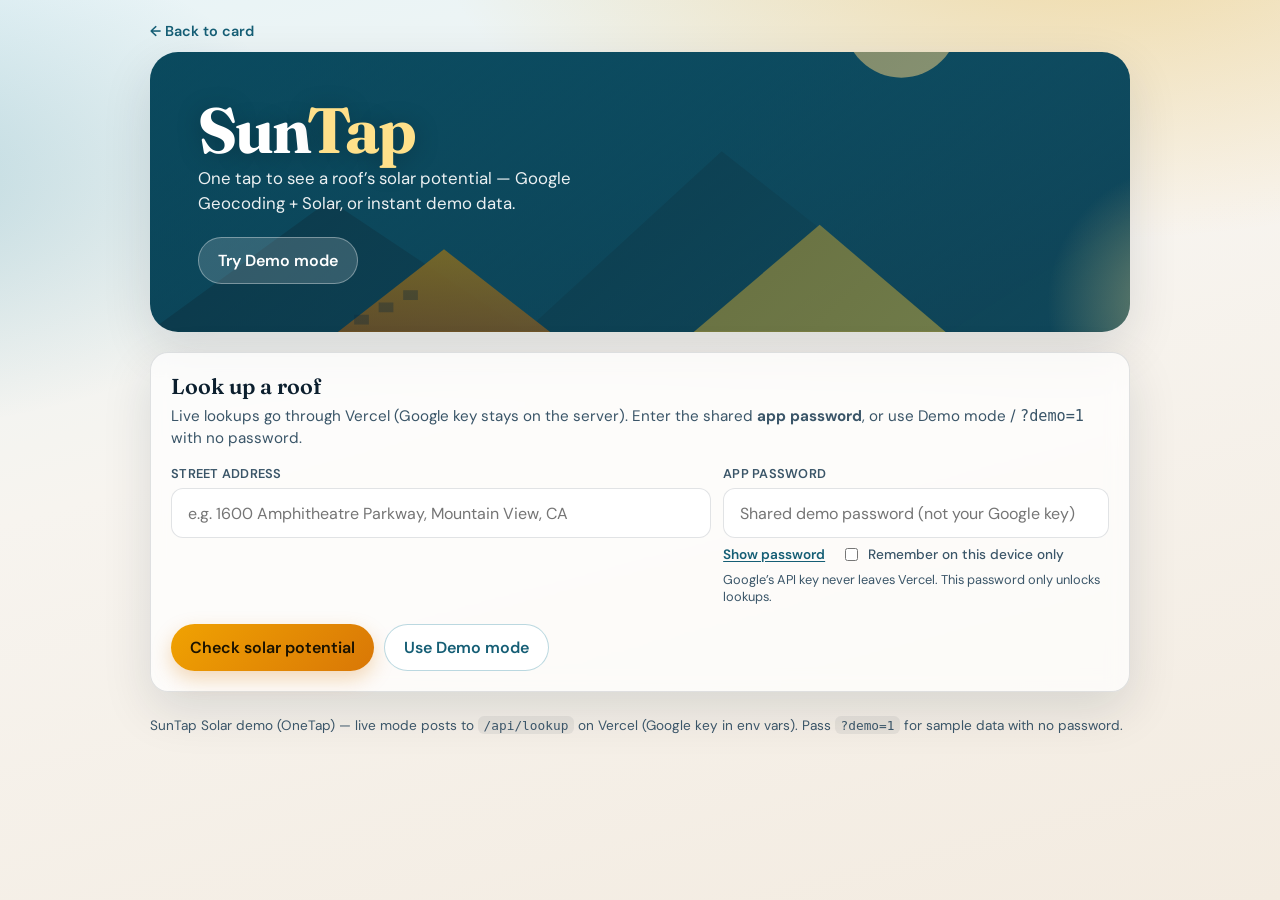
<file: index.html>
<!DOCTYPE html>
<html lang="en">
<head>
  <meta charset="UTF-8" />
  <meta name="viewport" content="width=device-width, initial-scale=1" />
  <title>SunTap Solar — OneTap</title>
  <link rel="preconnect" href="https://fonts.googleapis.com" />
  <link rel="preconnect" href="https://fonts.gstatic.com" crossorigin />
  <link href="https://fonts.googleapis.com/css2?family=DM+Sans:ital,opsz,wght@0,9..40,400;0,9..40,500;0,9..40,600;0,9..40,700;1,9..40,400&family=Fraunces:opsz,wght@9..144,500;9..144,600;9..144,700&display=swap" rel="stylesheet" />
  <style>
    :root {
      --ink: #0c1f2e;
      --ink-soft: #3a5568;
      --paper: #f7f4ef;
      --sun: #f0a202;
      --sun-deep: #d97706;
      --sky: #0e7490;
      --sky-deep: #155e75;
      --panel: rgba(255, 255, 255, 0.72);
      --line: rgba(12, 31, 46, 0.12);
      --ok: #0f766e;
      --warn: #b45309;
      --err: #b91c1c;
      --shadow: 0 18px 50px rgba(12, 31, 46, 0.12);
      --radius: 18px;
      --font-display: "Fraunces", Georgia, serif;
      --font-body: "DM Sans", system-ui, sans-serif;
    }

    * { box-sizing: border-box; }
    html { scroll-behavior: smooth; }
    body {
      margin: 0;
      min-height: 100vh;
      font-family: var(--font-body);
      color: var(--ink);
      background:
        radial-gradient(1200px 600px at 85% -10%, rgba(240, 162, 2, 0.35), transparent 55%),
        radial-gradient(900px 500px at -10% 20%, rgba(14, 116, 144, 0.22), transparent 50%),
        linear-gradient(165deg, #e8f4f7 0%, var(--paper) 42%, #f3ebe0 100%);
    }

    .wrap {
      width: min(980px, calc(100% - 2rem));
      margin: 0 auto;
      padding: 1.25rem 0 3rem;
    }

    header.hero {
      position: relative;
      overflow: hidden;
      border-radius: 28px;
      padding: clamp(1.75rem, 4vw, 3rem);
      color: #fff;
      background:
        linear-gradient(135deg, rgba(12, 31, 46, 0.55), rgba(21, 94, 117, 0.45)),
        url("data:image/svg+xml,%3Csvg xmlns='http://www.w3.org/2000/svg' viewBox='0 0 1200 700' preserveAspectRatio='xMidYMid slice'%3E%3Cdefs%3E%3ClinearGradient id='sky' x1='0' y1='0' x2='1' y2='1'%3E%3Cstop stop-color='%23078ba8'/%3E%3Cstop offset='1' stop-color='%230c1f2e'/%3E%3C/linearGradient%3E%3ClinearGradient id='roof' x1='0' y1='0' x2='0' y2='1'%3E%3Cstop stop-color='%23f0a202'/%3E%3Cstop offset='1' stop-color='%23b45309'/%3E%3C/linearGradient%3E%3C/defs%3E%3Crect width='1200' height='700' fill='url(%23sky)'/%3E%3Ccircle cx='920' cy='140' r='70' fill='%23ffe08a' opacity='0.95'/%3E%3Cpath d='M0 520 L220 360 L460 520 L700 300 L980 520 L1200 380 L1200 700 L0 700 Z' fill='%230b3b4a' opacity='0.55'/%3E%3Cpath d='M180 560 L360 420 L540 560 Z' fill='url(%23roof)' opacity='0.9'/%3E%3Cpath d='M620 560 L820 390 L1020 560 Z' fill='%23fbbf24' opacity='0.75'/%3E%3Crect x='250' y='500' width='18' height='12' fill='%230c1f2e' opacity='0.35'/%3E%3Crect x='280' y='485' width='18' height='12' fill='%230c1f2e' opacity='0.35'/%3E%3Crect x='310' y='470' width='18' height='12' fill='%230c1f2e' opacity='0.35'/%3E%3C/svg%3E");
      background-size: cover;
      background-position: center;
      box-shadow: var(--shadow);
      animation: rise 0.7s ease-out both;
    }

    header.hero::after {
      content: "";
      position: absolute;
      inset: auto -20% -40% auto;
      width: 280px;
      height: 280px;
      border-radius: 50%;
      background: radial-gradient(circle, rgba(255, 224, 138, 0.45), transparent 70%);
      animation: pulse 4s ease-in-out infinite;
      pointer-events: none;
    }

    .brand {
      font-family: var(--font-display);
      font-size: clamp(2.4rem, 7vw, 4rem);
      font-weight: 700;
      letter-spacing: -0.03em;
      margin: 0 0 0.35rem;
      line-height: 0.95;
      text-shadow: 0 2px 24px rgba(0, 0, 0, 0.25);
    }

    .brand span { color: #ffe08a; }

    .tagline {
      margin: 0;
      max-width: 28rem;
      font-size: 1.05rem;
      line-height: 1.45;
      color: rgba(255, 255, 255, 0.92);
    }

    .hero-actions {
      display: flex;
      flex-wrap: wrap;
      gap: 0.65rem;
      margin-top: 1.35rem;
    }

    .panel {
      margin-top: 1.25rem;
      padding: 1.25rem;
      background: var(--panel);
      backdrop-filter: blur(10px);
      border: 1px solid var(--line);
      border-radius: var(--radius);
      box-shadow: var(--shadow);
      animation: rise 0.75s ease-out 0.08s both;
    }

    .panel h2 {
      margin: 0 0 0.35rem;
      font-family: var(--font-display);
      font-size: 1.35rem;
      font-weight: 600;
    }

    .hint {
      margin: 0 0 1rem;
      color: var(--ink-soft);
      font-size: 0.95rem;
      line-height: 1.45;
    }

    label {
      display: block;
      font-size: 0.8rem;
      font-weight: 600;
      letter-spacing: 0.02em;
      text-transform: uppercase;
      color: var(--ink-soft);
      margin-bottom: 0.35rem;
    }

    .field { margin-bottom: 0.9rem; }

    input[type="text"],
    input[type="password"] {
      width: 100%;
      padding: 0.85rem 1rem;
      border: 1px solid var(--line);
      border-radius: 12px;
      background: #fff;
      color: var(--ink);
      font: inherit;
      font-size: 1rem;
      outline: none;
      transition: border-color 0.15s, box-shadow 0.15s;
    }

    input:focus {
      border-color: var(--sky);
      box-shadow: 0 0 0 3px rgba(14, 116, 144, 0.18);
    }

    .row {
      display: grid;
      grid-template-columns: 1fr;
      gap: 0.75rem;
    }

    @media (min-width: 720px) {
      .row.two { grid-template-columns: 1.4fr 1fr; }
    }

    .btn-row {
      display: flex;
      flex-wrap: wrap;
      gap: 0.6rem;
      margin-top: 0.25rem;
    }

    button, .btn {
      appearance: none;
      border: none;
      cursor: pointer;
      font: inherit;
      font-weight: 600;
      border-radius: 999px;
      padding: 0.75rem 1.2rem;
      transition: transform 0.12s ease, background 0.15s, box-shadow 0.15s;
    }

    button:active { transform: translateY(1px); }

    .btn-primary {
      background: linear-gradient(135deg, var(--sun), var(--sun-deep));
      color: #1a1200;
      box-shadow: 0 8px 20px rgba(217, 119, 6, 0.28);
    }

    .btn-primary:hover { filter: brightness(1.05); }

    .btn-secondary {
      background: #fff;
      color: var(--sky-deep);
      border: 1px solid rgba(14, 116, 144, 0.28);
    }

    .btn-ghost {
      background: rgba(255, 255, 255, 0.16);
      color: #fff;
      border: 1px solid rgba(255, 255, 255, 0.35);
    }

    .btn:disabled,
    button:disabled {
      opacity: 0.55;
      cursor: not-allowed;
      transform: none;
    }

    .status {
      display: none;
      margin-top: 0.9rem;
      padding: 0.75rem 0.9rem;
      border-radius: 12px;
      font-size: 0.92rem;
      line-height: 1.4;
    }

    .status.show { display: block; }
    .status.info { background: rgba(14, 116, 144, 0.1); color: var(--sky-deep); }
    .status.ok { background: rgba(15, 118, 110, 0.12); color: var(--ok); }
    .status.warn { background: rgba(180, 83, 9, 0.12); color: var(--warn); }
    .status.err { background: rgba(185, 28, 28, 0.1); color: var(--err); }

    .results {
      display: none;
      margin-top: 1.25rem;
      animation: rise 0.55s ease-out both;
    }

    .results.show { display: block; }

    .viz-grid {
      display: grid;
      grid-template-columns: 1fr;
      gap: 1rem;
      margin-bottom: 1rem;
    }

    @media (min-width: 720px) {
      .viz-grid { grid-template-columns: 1.1fr 1fr; align-items: stretch; }
    }

    .roof-stage {
      position: relative;
      border-radius: 16px;
      overflow: hidden;
      min-height: 220px;
      background:
        linear-gradient(180deg, #7ec8d8 0%, #b8dce6 38%, #d4e8c2 70%, #c4a574 100%);
      border: 1px solid var(--line);
    }

    .roof-stage .sun-orb {
      position: absolute;
      top: 14px;
      right: 18px;
      width: 44px;
      height: 44px;
      border-radius: 50%;
      background: radial-gradient(circle at 35% 35%, #fff7c2, #f0a202 55%, #d97706);
      box-shadow: 0 0 0 8px rgba(255, 224, 138, 0.25);
      animation: sunFloat 5s ease-in-out infinite;
    }

    .roof-stage svg {
      display: block;
      width: 100%;
      height: auto;
      margin-top: 1.5rem;
    }

    .roof-stage .panel-cell {
      opacity: 0;
      transform-origin: center;
    }

    .roof-stage.animate .panel-cell {
      animation: panelPop 0.45s ease-out forwards;
    }

    .roof-caption {
      position: absolute;
      left: 0.75rem;
      bottom: 0.65rem;
      right: 0.75rem;
      margin: 0;
      padding: 0.45rem 0.65rem;
      border-radius: 10px;
      background: rgba(12, 31, 46, 0.55);
      color: #fff;
      font-size: 0.78rem;
      line-height: 1.35;
      backdrop-filter: blur(4px);
    }

    .gauges {
      display: flex;
      flex-direction: column;
      gap: 0.85rem;
      justify-content: center;
    }

    .gauge {
      padding: 0.85rem 0;
    }

    .gauge-head {
      display: flex;
      justify-content: space-between;
      align-items: baseline;
      gap: 0.5rem;
      margin-bottom: 0.4rem;
    }

    .gauge-head span {
      font-size: 0.75rem;
      font-weight: 600;
      text-transform: uppercase;
      letter-spacing: 0.04em;
      color: var(--ink-soft);
    }

    .gauge-head strong {
      font-family: var(--font-display);
      font-size: 1.1rem;
      font-weight: 600;
    }

    .bar-track {
      height: 12px;
      border-radius: 999px;
      background: rgba(12, 31, 46, 0.08);
      overflow: hidden;
    }

    .bar-fill {
      height: 100%;
      width: 0;
      border-radius: inherit;
      transition: width 1s cubic-bezier(0.22, 1, 0.36, 1);
    }

    .bar-fill.energy {
      background: linear-gradient(90deg, var(--sky), #22c55e);
    }

    .bar-fill.sun {
      background: linear-gradient(90deg, #fbbf24, var(--sun-deep));
    }

    .bar-fill.roof {
      background: linear-gradient(90deg, #94a3b8, var(--sky-deep));
    }

    .gauge-note {
      margin: 0.35rem 0 0;
      font-size: 0.78rem;
      color: var(--ink-soft);
    }

    .metrics {
      display: grid;
      grid-template-columns: repeat(2, minmax(0, 1fr));
      gap: 0.75rem;
    }

    @media (min-width: 720px) {
      .metrics { grid-template-columns: repeat(4, minmax(0, 1fr)); }
    }

    .metric {
      padding: 1rem;
      border-radius: 16px;
      background: #fff;
      border: 1px solid var(--line);
    }

    .metric .label {
      font-size: 0.75rem;
      text-transform: uppercase;
      letter-spacing: 0.04em;
      color: var(--ink-soft);
      margin: 0 0 0.35rem;
      font-weight: 600;
    }

    .metric .value {
      font-family: var(--font-display);
      font-size: 1.55rem;
      font-weight: 600;
      margin: 0;
      letter-spacing: -0.02em;
    }

    .metric .unit {
      display: block;
      margin-top: 0.15rem;
      font-family: var(--font-body);
      font-size: 0.78rem;
      font-weight: 500;
      color: var(--ink-soft);
    }

    .panel-note {
      margin: 0.85rem 0 0;
      padding: 0.75rem 0.9rem;
      border-radius: 12px;
      border-left: 3px solid var(--sun);
      background: rgba(240, 162, 2, 0.1);
      color: var(--ink-soft);
      font-size: 0.88rem;
      line-height: 1.45;
    }

    .panel-note strong { color: var(--ink); }

    .detail {
      margin-top: 1rem;
      padding: 1rem 1.1rem;
      border-radius: 16px;
      background: rgba(255, 255, 255, 0.85);
      border: 1px solid var(--line);
    }

    .detail h3 {
      margin: 0 0 0.5rem;
      font-family: var(--font-display);
      font-size: 1.15rem;
    }

    .detail p {
      margin: 0.35rem 0;
      color: var(--ink-soft);
      line-height: 1.45;
    }

    .detail strong { color: var(--ink); }

    .badge {
      display: inline-flex;
      align-items: center;
      gap: 0.35rem;
      margin-bottom: 0.75rem;
      padding: 0.3rem 0.7rem;
      border-radius: 999px;
      font-size: 0.78rem;
      font-weight: 600;
      background: rgba(240, 162, 2, 0.18);
      color: #92400e;
    }

    .badge.live {
      background: rgba(15, 118, 110, 0.14);
      color: var(--ok);
    }

    .proposals {
      display: none;
      margin-top: 1.25rem;
      animation: rise 0.6s ease-out 0.05s both;
    }

    .proposals.show { display: block; }

    .proposals > .section-head {
      margin-bottom: 0.85rem;
    }

    .demo-tag {
      display: inline-block;
      margin-bottom: 0.5rem;
      font-size: 0.75rem;
      font-weight: 700;
      letter-spacing: 0.06em;
      text-transform: uppercase;
      color: var(--warn);
    }

    .tier-grid {
      display: grid;
      grid-template-columns: 1fr;
      gap: 0.75rem;
    }

    @media (min-width: 800px) {
      .tier-grid { grid-template-columns: repeat(3, minmax(0, 1fr)); }
    }

    .tier {
      appearance: none;
      display: block;
      width: 100%;
      text-align: left;
      padding: 1.1rem 1.15rem;
      border-radius: 16px;
      border: 1.5px solid var(--line);
      background: rgba(255, 255, 255, 0.55);
      color: inherit;
      cursor: pointer;
      transition: border-color 0.18s, background 0.18s, transform 0.12s, box-shadow 0.18s;
      font: inherit;
      font-weight: 400;
    }

    .tier:hover {
      border-color: rgba(14, 116, 144, 0.45);
      background: #fff;
    }

    .tier:focus-visible {
      outline: 2px solid var(--sky);
      outline-offset: 2px;
    }

    .tier.selected {
      border-color: var(--sky);
      background: #fff;
      box-shadow: 0 10px 28px rgba(14, 116, 144, 0.14);
    }

    .tier.selected.luxe {
      border-color: var(--sun-deep);
      box-shadow: 0 10px 28px rgba(217, 119, 6, 0.16);
    }

    .tier-top {
      display: flex;
      justify-content: space-between;
      align-items: flex-start;
      gap: 0.5rem;
      margin-bottom: 0.35rem;
    }

    .tier-name {
      margin: 0;
      font-family: var(--font-display);
      font-size: 1.25rem;
      font-weight: 600;
    }

    .tier-price-tag {
      font-size: 0.72rem;
      font-weight: 700;
      text-transform: uppercase;
      letter-spacing: 0.04em;
      color: var(--sky-deep);
      white-space: nowrap;
    }

    .tier.luxe .tier-price-tag { color: var(--sun-deep); }

    .tier-blurb {
      margin: 0 0 0.85rem;
      font-size: 0.86rem;
      color: var(--ink-soft);
      line-height: 1.4;
    }

    .tier-stats {
      display: grid;
      gap: 0.4rem;
      margin: 0;
      padding: 0;
      list-style: none;
    }

    .tier-stats li {
      display: flex;
      justify-content: space-between;
      gap: 0.5rem;
      font-size: 0.86rem;
      padding: 0.25rem 0;
      border-top: 1px solid rgba(12, 31, 46, 0.06);
    }

    .tier-stats span { color: var(--ink-soft); }
    .tier-stats strong {
      font-weight: 600;
      color: var(--ink);
      text-align: right;
    }

    .tier-select-hint {
      margin: 0.75rem 0 0;
      font-size: 0.78rem;
      font-weight: 600;
      color: var(--sky-deep);
      opacity: 0;
      transition: opacity 0.2s;
    }

    .tier.selected .tier-select-hint { opacity: 1; }

    .assumptions {
      margin-top: 1rem;
      padding-top: 0.85rem;
      border-top: 1px solid var(--line);
      font-size: 0.82rem;
      color: var(--ink-soft);
      line-height: 1.5;
    }

    .assumptions summary {
      cursor: pointer;
      font-weight: 600;
      color: var(--ink);
    }

    .assumptions ul {
      margin: 0.5rem 0 0;
      padding-left: 1.1rem;
    }

    .assumptions li { margin: 0.25rem 0; }

    footer {
      margin-top: 1.5rem;
      color: var(--ink-soft);
      font-size: 0.85rem;
      line-height: 1.45;
      animation: rise 0.8s ease-out 0.12s both;
    }

    footer code {
      font-size: 0.8rem;
      background: rgba(12, 31, 46, 0.06);
      padding: 0.1rem 0.35rem;
      border-radius: 6px;
    }

    @keyframes rise {
      from { opacity: 0; transform: translateY(12px); }
      to { opacity: 1; transform: translateY(0); }
    }

    @keyframes pulse {
      0%, 100% { transform: scale(1); opacity: 0.7; }
      50% { transform: scale(1.08); opacity: 1; }
    }

    @keyframes sunFloat {
      0%, 100% { transform: translateY(0); }
      50% { transform: translateY(4px); }
    }

    @keyframes panelPop {
      from { opacity: 0; transform: scale(0.6); }
      to { opacity: 0.92; transform: scale(1); }
    }

    @media (prefers-reduced-motion: reduce) {
      *, *::before, *::after {
        animation-duration: 0.01ms !important;
        animation-iteration-count: 1 !important;
        transition-duration: 0.01ms !important;
      }
      .roof-stage .panel-cell { opacity: 0.92; }
      .bar-fill { transition: none; }
    }

    .key-toggle {
      font-size: 0.85rem;
      color: var(--sky-deep);
      background: none;
      border: none;
      padding: 0;
      cursor: pointer;
      font-weight: 600;
      text-decoration: underline;
      text-underline-offset: 2px;
    }

    .key-actions {
      display: flex;
      flex-wrap: wrap;
      align-items: center;
      gap: 0.75rem 1rem;
      margin-top: 0.45rem;
    }

    .remember {
      display: inline-flex;
      align-items: center;
      gap: 0.4rem;
      margin: 0;
      font-size: 0.85rem;
      font-weight: 500;
      text-transform: none;
      letter-spacing: 0;
      color: var(--ink-soft);
      cursor: pointer;
    }

    .remember input {
      width: auto;
      accent-color: var(--sky);
    }

    .key-note {
      margin: 0.45rem 0 0;
      font-size: 0.8rem;
      color: var(--ink-soft);
    }

    .key-note.saved {
      color: var(--ok);
      font-weight: 600;
    }

    .back-card {
      display: inline-flex;
      margin: 0 0 0.75rem;
      font-size: 0.9rem;
      font-weight: 600;
      color: var(--sky-deep);
      text-decoration: none;
    }

    .back-card:hover { text-decoration: underline; text-underline-offset: 3px; }
  </style>
</head>
<body>
  <div class="wrap">
    <a class="back-card" href="card.html">← Back to card</a>
    <header class="hero">
      <h1 class="brand">Sun<span>Tap</span></h1>
      <p class="tagline">One tap to see a roof’s solar potential — Google Geocoding + Solar, or instant demo data.</p>
      <div class="hero-actions">
        <button type="button" class="btn btn-ghost" id="heroDemoBtn">Try Demo mode</button>
      </div>
    </header>

    <section class="panel" aria-labelledby="lookup-heading">
      <h2 id="lookup-heading">Look up a roof</h2>
      <p class="hint">Live lookups go through Vercel (Google key stays on the server). Enter the shared <strong>app password</strong>, or use Demo mode / <code>?demo=1</code> with no password.</p>

      <div class="row two">
        <div class="field">
          <label for="address">Street address</label>
          <input id="address" type="text" placeholder="e.g. 1600 Amphitheatre Parkway, Mountain View, CA" autocomplete="street-address" />
        </div>
        <div class="field">
          <label for="appPassword">App password</label>
          <input id="appPassword" type="password" placeholder="Shared demo password (not your Google key)" autocomplete="current-password" spellcheck="false" />
          <div class="key-actions">
            <button type="button" class="key-toggle" id="toggleKey">Show password</button>
            <label class="remember">
              <input type="checkbox" id="rememberKey" />
              Remember on this device only
            </label>
            <button type="button" class="key-toggle" id="clearKey" hidden>Forget password</button>
          </div>
          <p class="key-note" id="keyNote">Google’s API key never leaves Vercel. This password only unlocks lookups.</p>
        </div>
      </div>

      <div class="btn-row">
        <button type="button" class="btn btn-primary" id="lookupBtn">Check solar potential</button>
        <button type="button" class="btn btn-secondary" id="demoBtn">Use Demo mode</button>
      </div>

      <div id="status" class="status" role="status" aria-live="polite"></div>
    </section>

    <section id="results" class="results" aria-live="polite">
      <div class="panel">
        <div id="modeBadge" class="badge">Demo sample</div>
        <h2 id="resultTitle">Solar potential</h2>
        <p class="hint" id="resultSubtitle">Sample building near Mountain View, CA</p>

        <div class="viz-grid">
          <div class="roof-stage" id="roofStage" aria-hidden="true">
            <div class="sun-orb"></div>
            <svg viewBox="0 0 320 200" role="img" aria-label="Illustrative roof with solar panels">
              <polygon points="40,120 160,48 280,120 280,168 40,168" fill="#8b5a2b" opacity="0.85" />
              <polygon points="40,120 160,48 280,120 260,128 160,68 60,128" fill="#a66b2b" />
              <rect x="148" y="118" width="24" height="50" fill="#5c3d1e" opacity="0.55" />
              <g id="roofPanels"></g>
            </svg>
            <p class="roof-caption" id="roofCaption">Illustrative panel layout — not a site survey</p>
          </div>
          <div class="gauges">
            <div class="gauge">
              <div class="gauge-head">
                <span>Yearly energy</span>
                <strong id="gEnergyLabel">—</strong>
              </div>
              <div class="bar-track"><div class="bar-fill energy" id="gEnergyBar"></div></div>
              <p class="gauge-note">Relative to a strong residential roof (~50,000 kWh/yr)</p>
            </div>
            <div class="gauge">
              <div class="gauge-head">
                <span>Sunshine</span>
                <strong id="gSunLabel">—</strong>
              </div>
              <div class="bar-track"><div class="bar-fill sun" id="gSunBar"></div></div>
              <p class="gauge-note">Hours of peak sun / year (Google Solar)</p>
            </div>
            <div class="gauge">
              <div class="gauge-head">
                <span>Usable roof</span>
                <strong id="gAreaLabel">—</strong>
              </div>
              <div class="bar-track"><div class="bar-fill roof" id="gAreaBar"></div></div>
              <p class="gauge-note">Max array area vs a large home roof (~200 m²)</p>
            </div>
          </div>
        </div>

        <div class="metrics">
          <div class="metric">
            <p class="label">Google max panels</p>
            <p class="value" id="mPanels">—</p>
            <span class="unit">theoretical packing</span>
          </div>
          <div class="metric">
            <p class="label">Yearly energy</p>
            <p class="value" id="mEnergy">—</p>
            <span class="unit">kWh / year (DC)</span>
          </div>
          <div class="metric">
            <p class="label">Sunshine</p>
            <p class="value" id="mSun">—</p>
            <span class="unit">hours / year</span>
          </div>
          <div class="metric">
            <p class="label">Roof area</p>
            <p class="value" id="mArea">—</p>
            <span class="unit">m² usable</span>
          </div>
        </div>

        <p class="panel-note" id="panelNote">
          Google’s <strong>max panel count</strong> is a theoretical packing for their model panel.
          Installers usually propose fewer panels (aesthetic setbacks, fire paths, shading).
          Demo proposals below use a more realistic recommended count while still showing Google’s max.
        </p>

        <div class="detail">
          <h3>Building details</h3>
          <p><strong>Location:</strong> <span id="dLocation">—</span></p>
          <p><strong>Imagery quality:</strong> <span id="dQuality">—</span></p>
          <p><strong>Panel model:</strong> <span id="dPanel">—</span></p>
          <p><strong>Carbon offset factor:</strong> <span id="dCarbon">—</span></p>
          <p id="dNote"></p>
        </div>
      </div>
    </section>

    <section id="proposals" class="proposals" aria-labelledby="proposals-heading">
      <div class="panel">
        <div class="section-head">
          <span class="demo-tag">Illustrative demo pricing — not a real quote</span>
          <h2 id="proposals-heading">Demo system proposals</h2>
          <p class="hint" id="proposalHint">
            Pick a tier to compare panel types and rough installed cost. Numbers are demo defaults scaled from this roof’s Google Solar yearly energy.
          </p>
        </div>

        <div class="tier-grid" id="tierGrid" role="listbox" aria-label="Demo proposal tiers">
          <!-- filled by JS -->
        </div>

        <details class="assumptions">
          <summary>Demo assumptions</summary>
          <ul>
            <li>Recommended panel count ≈ 35% of Google’s max packing (capped below the max), to mirror typical contractor proposals.</li>
            <li>Yearly production scales from Google’s max-array yearly energy by panel count × panel wattage vs Google’s model panel.</li>
            <li>Installed price uses flat $/W demo rates (Basic $2.40/W, Premium $3.15/W, Luxe $3.90/W) — not market quotes.</li>
            <li>Savings assume $0.16 / kWh retail electricity and a simple payback (price ÷ annual bill savings). No incentives, financing, or degradation modeled.</li>
            <li>This is a product demo only — not engineering, design, or pricing advice.</li>
          </ul>
        </details>
      </div>
    </section>

    <footer>
      SunTap Solar demo (OneTap) — live mode posts to <code>/api/lookup</code> on Vercel
      (Google key in env vars). Pass <code>?demo=1</code> for sample data with no password.
    </footer>
  </div>

  <script>
    (function () {
      const DEMO_ADDRESS = "1600 Amphitheatre Parkway, Mountain View, CA";
      const DEMO_INSIGHTS = {
        name: "buildings/demo-suntap-001",
        center: { latitude: 37.4221, longitude: -122.0841 },
        postalCode: "94043",
        administrativeArea: "CA",
        regionCode: "US",
        imageryQuality: "HIGH",
        imageryDate: { year: 2023, month: 6, day: 12 },
        solarPotential: {
          maxArrayPanelsCount: 412,
          maxArrayAreaMeters2: 687.4,
          maxSunshineHoursPerYear: 1682,
          panelCapacityWatts: 400,
          panelHeightMeters: 1.879,
          panelWidthMeters: 1.045,
          panelLifetimeYears: 25,
          carbonOffsetFactorKgPerMwh: 428.99,
          wholeRoofStats: { areaMeters2: 912.3, groundAreaMeters2: 845.1 },
          solarPanelConfigs: [
            { panelsCount: 120, yearlyEnergyDcKwh: 58420 },
            { panelsCount: 240, yearlyEnergyDcKwh: 112890 },
            { panelsCount: 412, yearlyEnergyDcKwh: 186540 }
          ]
        }
      };

      /** Demo proposal knobs (illustrative only). */
      const DEMO_KWH_RATE = 0.16;
      const RECOMMENDED_FRACTION = 0.35;
      const TIER_DEFS = [
        {
          id: "basic",
          name: "Basic",
          blurb: "Standard-efficiency panels, lower $/W, smaller array for a clean look.",
          panelWatts: 370,
          dollarsPerWatt: 2.4,
          panelFactor: 0.75,
          finish: "Blue poly look"
        },
        {
          id: "premium",
          name: "Premium",
          blurb: "Higher-efficiency mono panels at a mid price — the usual homeowner pick.",
          panelWatts: 400,
          dollarsPerWatt: 3.15,
          panelFactor: 1,
          finish: "Black mono"
        },
        {
          id: "luxe",
          name: "Luxe",
          className: "luxe",
          blurb: "Premium high-watt panels plus a nicer all-black finish and denser layout.",
          panelWatts: 430,
          dollarsPerWatt: 3.9,
          panelFactor: 1.1,
          finish: "All-black + trim"
        }
      ];

      const STORAGE_KEY = "suntap_app_password";
      let selectedTierId = "premium";
      let lastPotential = null;

      const els = {
        address: document.getElementById("address"),
        appPassword: document.getElementById("appPassword"),
        toggleKey: document.getElementById("toggleKey"),
        rememberKey: document.getElementById("rememberKey"),
        clearKey: document.getElementById("clearKey"),
        keyNote: document.getElementById("keyNote"),
        lookupBtn: document.getElementById("lookupBtn"),
        demoBtn: document.getElementById("demoBtn"),
        heroDemoBtn: document.getElementById("heroDemoBtn"),
        status: document.getElementById("status"),
        results: document.getElementById("results"),
        proposals: document.getElementById("proposals"),
        modeBadge: document.getElementById("modeBadge"),
        resultTitle: document.getElementById("resultTitle"),
        resultSubtitle: document.getElementById("resultSubtitle"),
        mPanels: document.getElementById("mPanels"),
        mEnergy: document.getElementById("mEnergy"),
        mSun: document.getElementById("mSun"),
        mArea: document.getElementById("mArea"),
        dLocation: document.getElementById("dLocation"),
        dQuality: document.getElementById("dQuality"),
        dPanel: document.getElementById("dPanel"),
        dCarbon: document.getElementById("dCarbon"),
        dNote: document.getElementById("dNote"),
        panelNote: document.getElementById("panelNote"),
        roofStage: document.getElementById("roofStage"),
        roofPanels: document.getElementById("roofPanels"),
        roofCaption: document.getElementById("roofCaption"),
        gEnergyLabel: document.getElementById("gEnergyLabel"),
        gSunLabel: document.getElementById("gSunLabel"),
        gAreaLabel: document.getElementById("gAreaLabel"),
        gEnergyBar: document.getElementById("gEnergyBar"),
        gSunBar: document.getElementById("gSunBar"),
        gAreaBar: document.getElementById("gAreaBar"),
        tierGrid: document.getElementById("tierGrid"),
        proposalHint: document.getElementById("proposalHint")
      };

      const params = new URLSearchParams(window.location.search);
      const forceDemo = params.get("demo") === "1" || params.get("demo") === "true";

      function updateKeyUi(saved) {
        els.rememberKey.checked = !!saved;
        els.clearKey.hidden = !saved;
        if (saved) {
          els.keyNote.textContent = "Password saved on this device. You can just enter an address.";
          els.keyNote.classList.add("saved");
        } else {
          els.keyNote.textContent = "Google’s API key never leaves Vercel. This password only unlocks lookups.";
          els.keyNote.classList.remove("saved");
        }
      }

      function loadSavedPassword() {
        try {
          const saved = localStorage.getItem(STORAGE_KEY);
          if (saved) {
            els.appPassword.value = saved;
            updateKeyUi(true);
            return true;
          }
        } catch (_) { /* private mode / blocked storage */ }
        updateKeyUi(false);
        return false;
      }

      function persistPasswordIfRequested() {
        const password = els.appPassword.value || "";
        try {
          if (els.rememberKey.checked && password) {
            localStorage.setItem(STORAGE_KEY, password);
            updateKeyUi(true);
          } else if (!els.rememberKey.checked) {
            localStorage.removeItem(STORAGE_KEY);
            updateKeyUi(false);
          }
        } catch (_) {
          setStatus("warn", "Could not save the password in this browser (storage blocked).");
        }
      }

      function forgetPassword() {
        try { localStorage.removeItem(STORAGE_KEY); } catch (_) { /* ignore */ }
        els.appPassword.value = "";
        els.rememberKey.checked = false;
        updateKeyUi(false);
        setStatus("ok", "Saved password forgotten on this device.");
      }

      loadSavedPassword();

      function setStatus(kind, message) {
        els.status.className = "status show " + kind;
        els.status.textContent = message;
      }

      function clearStatus() {
        els.status.className = "status";
        els.status.textContent = "";
      }

      function fmt(n, digits) {
        if (n == null || Number.isNaN(Number(n))) return "—";
        return Number(n).toLocaleString(undefined, {
          maximumFractionDigits: digits == null ? 0 : digits
        });
      }

      function fmtMoney(n) {
        if (n == null || Number.isNaN(Number(n))) return "—";
        return "$" + Math.round(n).toLocaleString();
      }

      function clamp(n, lo, hi) {
        return Math.min(hi, Math.max(lo, n));
      }

      function pickEnergy(potential) {
        const configs = (potential && potential.solarPanelConfigs) || [];
        if (!configs.length) return null;
        const best = configs.reduce(function (a, b) {
          return (b.panelsCount || 0) >= (a.panelsCount || 0) ? b : a;
        });
        return best.yearlyEnergyDcKwh;
      }

      function recommendedPanels(maxPanels) {
        const max = Math.max(0, Number(maxPanels) || 0);
        if (!max) return 0;
        const raw = Math.round(max * RECOMMENDED_FRACTION);
        return clamp(raw, Math.min(6, max), max);
      }

      function drawRoofPanels(maxPanels, recommended) {
        const g = els.roofPanels;
        g.innerHTML = "";
        els.roofStage.classList.remove("animate");

        const cols = 8;
        const rows = 4;
        const slots = cols * rows;
        const showMax = clamp(Math.round((maxPanels / Math.max(maxPanels, 1)) * slots), 4, slots);
        const showRec = clamp(Math.round((recommended / Math.max(maxPanels, 1)) * slots), 2, showMax);

        const startX = 78;
        const startY = 78;
        const pw = 18;
        const ph = 12;
        const gap = 3;

        for (let i = 0; i < showMax; i++) {
          const r = Math.floor(i / cols);
          const c = i % cols;
          const rect = document.createElementNS("http://www.w3.org/2000/svg", "rect");
          rect.setAttribute("class", "panel-cell");
          rect.setAttribute("x", String(startX + c * (pw + gap)));
          rect.setAttribute("y", String(startY + r * (ph + gap)));
          rect.setAttribute("width", String(pw));
          rect.setAttribute("height", String(ph));
          rect.setAttribute("rx", "1.5");
          const isRec = i < showRec;
          rect.setAttribute("fill", isRec ? "#0e7490" : "#155e75");
          rect.setAttribute("opacity", isRec ? "0.95" : "0.35");
          rect.style.animationDelay = (i * 0.03) + "s";
          g.appendChild(rect);
        }

        els.roofCaption.textContent =
          "Teal = demo recommended (~" + fmt(recommended) + " panels) · Faded = Google max packing (" + fmt(maxPanels) + ")";

        requestAnimationFrame(function () {
          els.roofStage.classList.add("animate");
        });
      }

      function setGauges(energy, sunHours, areaM2) {
        const e = Number(energy) || 0;
        const s = Number(sunHours) || 0;
        const a = Number(areaM2) || 0;

        els.gEnergyLabel.textContent = e ? fmt(Math.round(e)) + " kWh/yr" : "—";
        els.gSunLabel.textContent = s ? fmt(s) + " hrs" : "—";
        els.gAreaLabel.textContent = a ? fmt(a, 1) + " m²" : "—";

        // Reset then animate widths
        els.gEnergyBar.style.width = "0%";
        els.gSunBar.style.width = "0%";
        els.gAreaBar.style.width = "0%";
        requestAnimationFrame(function () {
          requestAnimationFrame(function () {
            els.gEnergyBar.style.width = clamp((e / 50000) * 100, 4, 100) + "%";
            els.gSunBar.style.width = clamp((s / 2500) * 100, 4, 100) + "%";
            els.gAreaBar.style.width = clamp((a / 200) * 100, 4, 100) + "%";
          });
        });
      }

      function buildTierModel(pot, energyMax) {
        const maxPanels = Number(pot.maxArrayPanelsCount) || 0;
        const googleWatts = Number(pot.panelCapacityWatts) || 400;
        const rec = recommendedPanels(maxPanels);
        const maxEnergy = Number(energyMax) || 0;

        return TIER_DEFS.map(function (def) {
          let panels = Math.round(rec * def.panelFactor);
          panels = clamp(panels, 4, maxPanels || panels);
          const kw = (panels * def.panelWatts) / 1000;
          const wattRatio = def.panelWatts / googleWatts;
          const panelRatio = maxPanels ? panels / maxPanels : 0;
          const yearly = maxEnergy ? Math.round(maxEnergy * panelRatio * wattRatio) : 0;
          const midPrice = kw * 1000 * def.dollarsPerWatt;
          const lowPrice = midPrice * 0.92;
          const highPrice = midPrice * 1.08;
          const annualSavings = yearly * DEMO_KWH_RATE;
          const payback = annualSavings > 0 ? midPrice / annualSavings : null;

          return {
            def: def,
            panels: panels,
            kw: kw,
            yearly: yearly,
            lowPrice: lowPrice,
            highPrice: highPrice,
            annualSavings: annualSavings,
            payback: payback,
            maxPanels: maxPanels,
            recommended: rec
          };
        });
      }

      function renderProposals(pot, energyMax) {
        lastPotential = { pot: pot, energyMax: energyMax };
        const models = buildTierModel(pot, energyMax);
        const rec = models[0] ? models[0].recommended : 0;
        const maxP = models[0] ? models[0].maxPanels : 0;

        els.proposalHint.textContent =
          "Google max packing: " + fmt(maxP) + " panels · Demo recommended: " + fmt(rec) +
          " panels. Select a tier — prices are illustrative demo numbers, not a real quote.";

        els.tierGrid.innerHTML = "";
        models.forEach(function (m) {
          const btn = document.createElement("button");
          btn.type = "button";
          btn.className = "tier" + (m.def.className ? " " + m.def.className : "") +
            (m.def.id === selectedTierId ? " selected" : "");
          btn.setAttribute("role", "option");
          btn.setAttribute("aria-selected", m.def.id === selectedTierId ? "true" : "false");
          btn.dataset.tierId = m.def.id;

          btn.innerHTML =
            '<div class="tier-top">' +
              '<h3 class="tier-name">' + m.def.name + '</h3>' +
              '<span class="tier-price-tag">Demo · $' + m.def.dollarsPerWatt.toFixed(2) + '/W</span>' +
            "</div>" +
            '<p class="tier-blurb">' + m.def.blurb + "</p>" +
            '<ul class="tier-stats">' +
              "<li><span>Panels</span><strong>" + fmt(m.panels) + " × " + m.def.panelWatts + " W</strong></li>" +
              "<li><span>System size</span><strong>" + fmt(m.kw, 1) + " kW</strong></li>" +
              "<li><span>Yearly production</span><strong>~" + fmt(m.yearly) + " kWh</strong></li>" +
              "<li><span>Installed (demo)</span><strong>" + fmtMoney(m.lowPrice) + "–" + fmtMoney(m.highPrice) + "</strong></li>" +
              "<li><span>Est. bill savings</span><strong>~" + fmtMoney(m.annualSavings) + "/yr</strong></li>" +
              "<li><span>Simple payback</span><strong>" +
                (m.payback == null ? "—" : "~" + fmt(m.payback, 1) + " yrs") +
              "</strong></li>" +
              "<li><span>Finish</span><strong>" + m.def.finish + "</strong></li>" +
            "</ul>" +
            '<p class="tier-select-hint">Selected for this demo</p>';

          btn.addEventListener("click", function () {
            selectedTierId = m.def.id;
            Array.prototype.forEach.call(els.tierGrid.querySelectorAll(".tier"), function (el) {
              const on = el.dataset.tierId === selectedTierId;
              el.classList.toggle("selected", on);
              el.setAttribute("aria-selected", on ? "true" : "false");
            });
          });

          els.tierGrid.appendChild(btn);
        });

        els.proposals.classList.add("show");
      }

      function renderInsights(insights, meta) {
        const pot = insights.solarPotential || {};
        const energy = pickEnergy(pot);
        const maxPanels = Number(pot.maxArrayPanelsCount) || 0;
        const rec = recommendedPanels(maxPanels);

        els.modeBadge.textContent = meta.demo ? "Demo sample data" : "Live Google Solar";
        els.modeBadge.className = "badge" + (meta.demo ? "" : " live");
        els.resultTitle.textContent = meta.demo ? "Demo solar potential" : "Live solar potential";
        els.resultSubtitle.textContent = meta.addressLabel || "Matched building";

        els.mPanels.textContent = fmt(maxPanels);
        els.mEnergy.textContent = energy == null ? "—" : fmt(Math.round(energy));
        els.mSun.textContent = fmt(pot.maxSunshineHoursPerYear);
        els.mArea.textContent = fmt(pot.maxArrayAreaMeters2, 1);

        els.panelNote.innerHTML =
          "Google’s <strong>max panel count</strong> (" + fmt(maxPanels) +
          ") is a theoretical packing for their model panel. Installers often propose fewer " +
          "(e.g. ~" + fmt(rec) + " here) for setbacks, fire paths, and aesthetics. " +
          "Demo proposals use that recommended count while still showing Google’s max.";

        drawRoofPanels(maxPanels, rec);
        setGauges(energy, pot.maxSunshineHoursPerYear, pot.maxArrayAreaMeters2);

        const parts = [];
        if (insights.postalCode) parts.push(insights.postalCode);
        if (insights.administrativeArea) parts.push(insights.administrativeArea);
        if (insights.regionCode) parts.push(insights.regionCode);
        const center = insights.center
          ? `${insights.center.latitude.toFixed(5)}, ${insights.center.longitude.toFixed(5)}`
          : "—";
        els.dLocation.textContent = parts.length ? `${parts.join(", ")} · ${center}` : center;
        els.dQuality.textContent = insights.imageryQuality || "—";
        els.dPanel.textContent = pot.panelCapacityWatts
          ? `${pot.panelCapacityWatts} W · ${pot.panelWidthMeters}×${pot.panelHeightMeters} m · ${pot.panelLifetimeYears || "—"} yr life`
          : "—";
        els.dCarbon.textContent = pot.carbonOffsetFactorKgPerMwh != null
          ? `${fmt(pot.carbonOffsetFactorKgPerMwh, 1)} kg / MWh`
          : "—";
        els.dNote.textContent = meta.demo
          ? "This is illustrative sample data shaped like a buildingInsights:findClosest response. No Google bill was charged."
          : "Values come from Google Solar via your Vercel /api/lookup (Google key stays on the server).";

        renderProposals(pot, energy);

        els.results.classList.add("show");
        els.results.scrollIntoView({ behavior: "smooth", block: "start" });
      }

      async function runLive() {
        const address = (els.address.value || "").trim();
        const password = els.appPassword.value || "";
        if (!address) {
          setStatus("warn", "Enter a street address first.");
          els.address.focus();
          return;
        }
        if (!password) {
          setStatus("warn", "Enter the app password, or use Demo mode.");
          els.appPassword.focus();
          return;
        }

        persistPasswordIfRequested();

        els.lookupBtn.disabled = true;
        setStatus("info", "Looking up solar potential…");
        try {
          const res = await fetch("/api/lookup", {
            method: "POST",
            headers: { "Content-Type": "application/json" },
            body: JSON.stringify({ address: address, password: password })
          });
          const data = await res.json().catch(function () { return {}; });
          if (!res.ok) {
            throw new Error(data.error || res.statusText || "Lookup failed");
          }
          clearStatus();
          setStatus("ok", "Live lookup complete.");
          renderInsights(data.insights, { demo: false, addressLabel: data.addressLabel });
        } catch (err) {
          var msg = err.message || String(err);
          if (msg === "Failed to fetch" || /NetworkError/i.test(msg)) {
            msg = "Could not reach /api/lookup. Open the Vercel URL (not a local file), and confirm env vars are set.";
          }
          setStatus("err", msg);
        } finally {
          els.lookupBtn.disabled = false;
        }
      }

      function runDemo() {
        if (!els.address.value.trim()) els.address.value = DEMO_ADDRESS;
        setStatus("ok", "Demo mode — using sample buildingInsights data (no API calls).");
        renderInsights(DEMO_INSIGHTS, {
          demo: true,
          addressLabel: els.address.value.trim() || DEMO_ADDRESS
        });
      }

      els.lookupBtn.addEventListener("click", runLive);
      els.demoBtn.addEventListener("click", runDemo);
      els.heroDemoBtn.addEventListener("click", runDemo);

      els.address.addEventListener("keydown", function (e) {
        if (e.key === "Enter") runLive();
      });
      els.appPassword.addEventListener("keydown", function (e) {
        if (e.key === "Enter") runLive();
      });

      els.toggleKey.addEventListener("click", function () {
        const showing = els.appPassword.type === "text";
        els.appPassword.type = showing ? "password" : "text";
        els.toggleKey.textContent = showing ? "Show password" : "Hide password";
      });

      els.rememberKey.addEventListener("change", function () {
        if (els.rememberKey.checked) {
          if (!(els.appPassword.value || "")) {
            setStatus("warn", "Enter the app password first, then check Remember.");
            els.rememberKey.checked = false;
            updateKeyUi(false);
          } else {
            persistPasswordIfRequested();
            setStatus("ok", "Password will stay on this device. Next time, just enter an address.");
          }
        } else {
          forgetPassword();
        }
      });

      els.clearKey.addEventListener("click", forgetPassword);

      if (forceDemo) {
        runDemo();
      }
    })();
  </script>
</body>
</html>
</file>
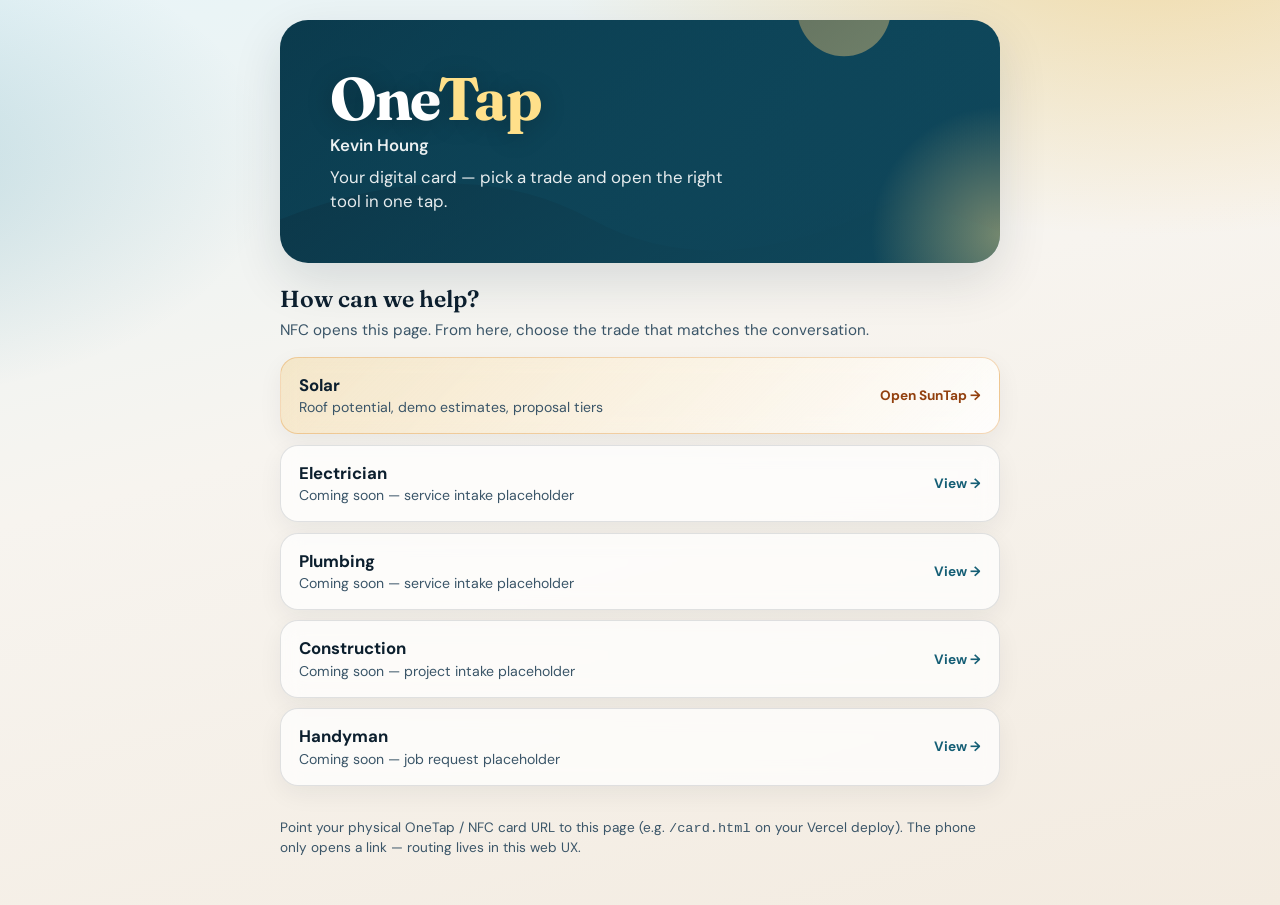
<file: card.html>
<!DOCTYPE html>
<html lang="en">
<head>
  <meta charset="UTF-8" />
  <meta name="viewport" content="width=device-width, initial-scale=1" />
  <title>OneTap — Digital Card</title>
  <meta name="description" content="OneTap digital business card. Choose a trade to open the right tool." />
  <link rel="preconnect" href="https://fonts.googleapis.com" />
  <link rel="preconnect" href="https://fonts.gstatic.com" crossorigin />
  <link href="https://fonts.googleapis.com/css2?family=DM+Sans:ital,opsz,wght@0,9..40,400;0,9..40,500;0,9..40,600;0,9..40,700;1,9..40,400&family=Fraunces:opsz,wght@9..144,500;9..144,600;9..144,700&display=swap" rel="stylesheet" />
  <link rel="stylesheet" href="card.css" />
</head>
<body>
  <div class="wrap">
    <header class="card-hero">
      <h1 class="brand">One<span>Tap</span></h1>
      <p class="person">Kevin Houng</p>
      <p class="tagline">Your digital card — pick a trade and open the right tool in one tap.</p>
    </header>

    <section class="section" aria-labelledby="trades-heading">
      <h2 id="trades-heading">How can we help?</h2>
      <p class="hint">NFC opens this page. From here, choose the trade that matches the conversation.</p>
      <ul class="trades">
        <li>
          <a class="trade live" href="index.html">
            <span class="trade-copy">
              <strong>Solar</strong>
              <span>Roof potential, demo estimates, proposal tiers</span>
            </span>
            <span class="trade-go">Open SunTap →</span>
          </a>
        </li>
        <li>
          <a class="trade" href="trades/electrician.html">
            <span class="trade-copy">
              <strong>Electrician</strong>
              <span>Coming soon — service intake placeholder</span>
            </span>
            <span class="trade-go">View →</span>
          </a>
        </li>
        <li>
          <a class="trade" href="trades/plumbing.html">
            <span class="trade-copy">
              <strong>Plumbing</strong>
              <span>Coming soon — service intake placeholder</span>
            </span>
            <span class="trade-go">View →</span>
          </a>
        </li>
        <li>
          <a class="trade" href="trades/construction.html">
            <span class="trade-copy">
              <strong>Construction</strong>
              <span>Coming soon — project intake placeholder</span>
            </span>
            <span class="trade-go">View →</span>
          </a>
        </li>
        <li>
          <a class="trade" href="trades/handyman.html">
            <span class="trade-copy">
              <strong>Handyman</strong>
              <span>Coming soon — job request placeholder</span>
            </span>
            <span class="trade-go">View →</span>
          </a>
        </li>
      </ul>
    </section>

    <footer class="note">
      Point your physical OneTap / NFC card URL to this page (e.g. <code>/card.html</code> on your Vercel deploy).
      The phone only opens a link — routing lives in this web UX.
    </footer>
  </div>
</body>
</html>
</file>
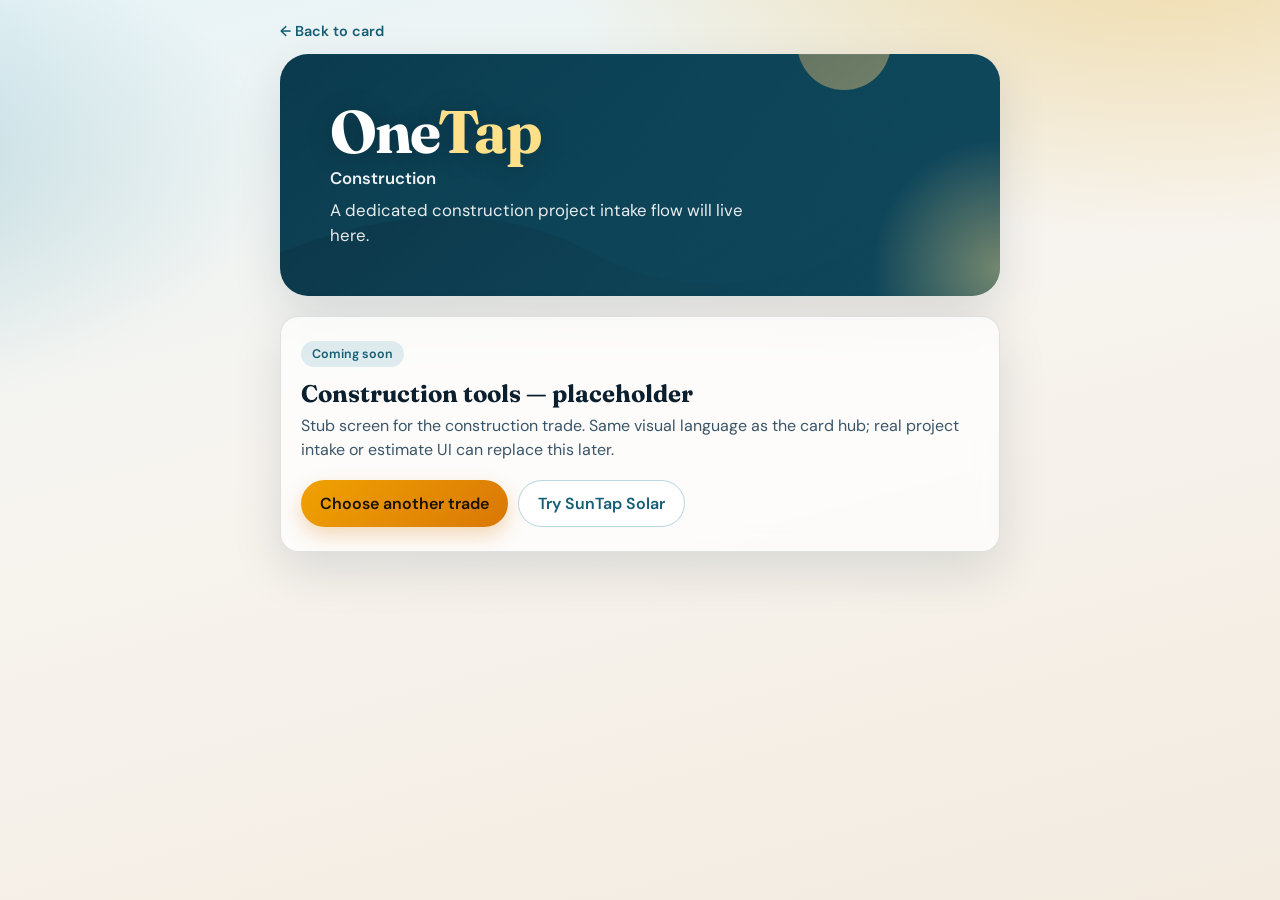
<file: trades/construction.html>
<!DOCTYPE html>
<html lang="en">
<head>
  <meta charset="UTF-8" />
  <meta name="viewport" content="width=device-width, initial-scale=1" />
  <title>Construction — OneTap</title>
  <link rel="preconnect" href="https://fonts.googleapis.com" />
  <link rel="preconnect" href="https://fonts.gstatic.com" crossorigin />
  <link href="https://fonts.googleapis.com/css2?family=DM+Sans:ital,opsz,wght@0,9..40,400;0,9..40,500;0,9..40,600;0,9..40,700;1,9..40,400&family=Fraunces:opsz,wght@9..144,500;9..144,600;9..144,700&display=swap" rel="stylesheet" />
  <link rel="stylesheet" href="../card.css" />
</head>
<body>
  <div class="wrap">
    <a class="back" href="../card.html">← Back to card</a>
    <header class="card-hero">
      <h1 class="brand">One<span>Tap</span></h1>
      <p class="person">Construction</p>
      <p class="tagline">A dedicated construction project intake flow will live here.</p>
    </header>
    <div class="placeholder">
      <span class="badge">Coming soon</span>
      <h2>Construction tools — placeholder</h2>
      <p>Stub screen for the construction trade. Same visual language as the card hub; real project intake or estimate UI can replace this later.</p>
      <div class="actions">
        <a class="btn btn-primary" href="../card.html">Choose another trade</a>
        <a class="btn btn-secondary" href="../index.html">Try SunTap Solar</a>
      </div>
    </div>
  </div>
</body>
</html>
</file>
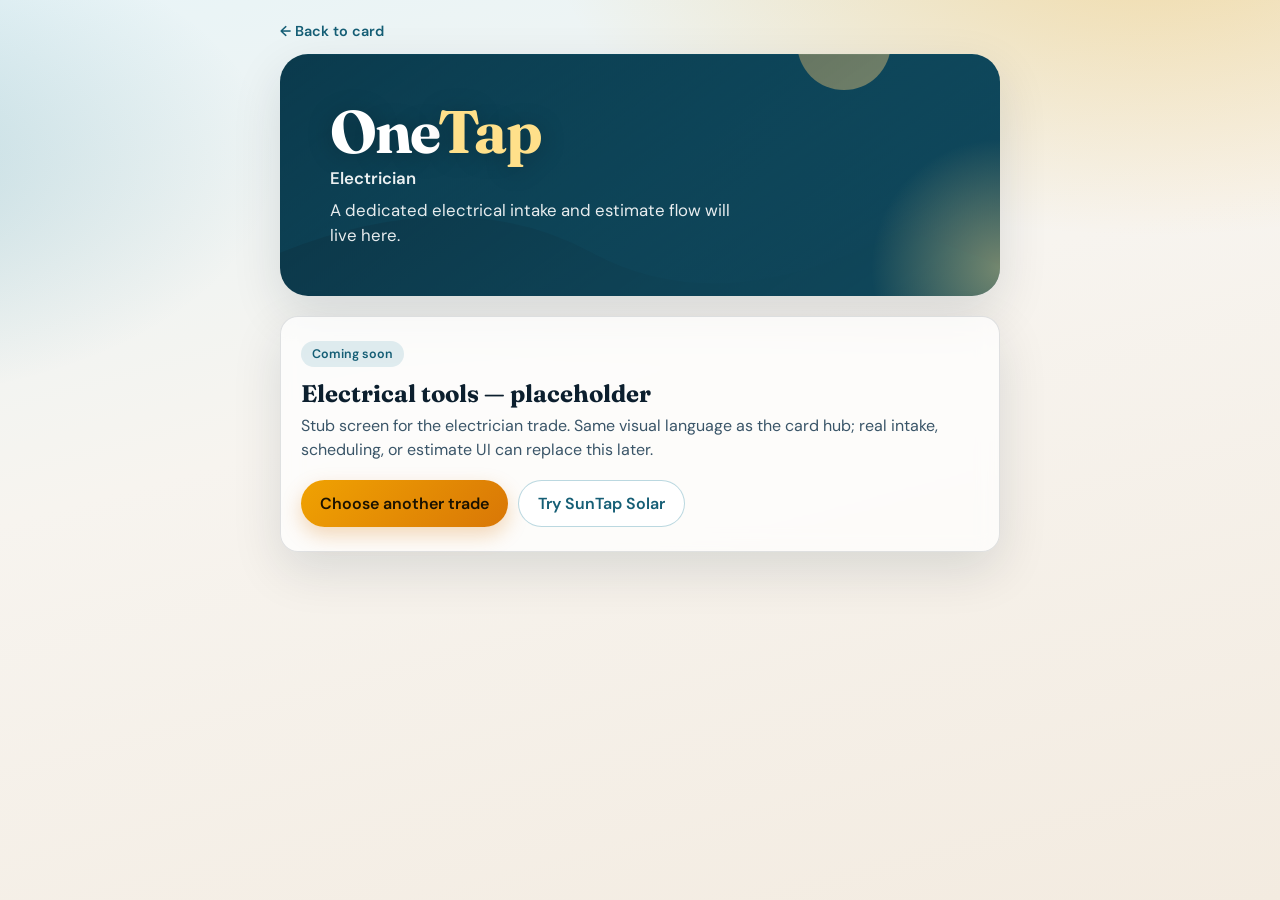
<file: trades/electrician.html>
<!DOCTYPE html>
<html lang="en">
<head>
  <meta charset="UTF-8" />
  <meta name="viewport" content="width=device-width, initial-scale=1" />
  <title>Electrician — OneTap</title>
  <link rel="preconnect" href="https://fonts.googleapis.com" />
  <link rel="preconnect" href="https://fonts.gstatic.com" crossorigin />
  <link href="https://fonts.googleapis.com/css2?family=DM+Sans:ital,opsz,wght@0,9..40,400;0,9..40,500;0,9..40,600;0,9..40,700;1,9..40,400&family=Fraunces:opsz,wght@9..144,500;9..144,600;9..144,700&display=swap" rel="stylesheet" />
  <link rel="stylesheet" href="../card.css" />
</head>
<body>
  <div class="wrap">
    <a class="back" href="../card.html">← Back to card</a>
    <header class="card-hero">
      <h1 class="brand">One<span>Tap</span></h1>
      <p class="person">Electrician</p>
      <p class="tagline">A dedicated electrical intake and estimate flow will live here.</p>
    </header>
    <div class="placeholder">
      <span class="badge">Coming soon</span>
      <h2>Electrical tools — placeholder</h2>
      <p>Stub screen for the electrician trade. Same visual language as the card hub; real intake, scheduling, or estimate UI can replace this later.</p>
      <div class="actions">
        <a class="btn btn-primary" href="../card.html">Choose another trade</a>
        <a class="btn btn-secondary" href="../index.html">Try SunTap Solar</a>
      </div>
    </div>
  </div>
</body>
</html>
</file>
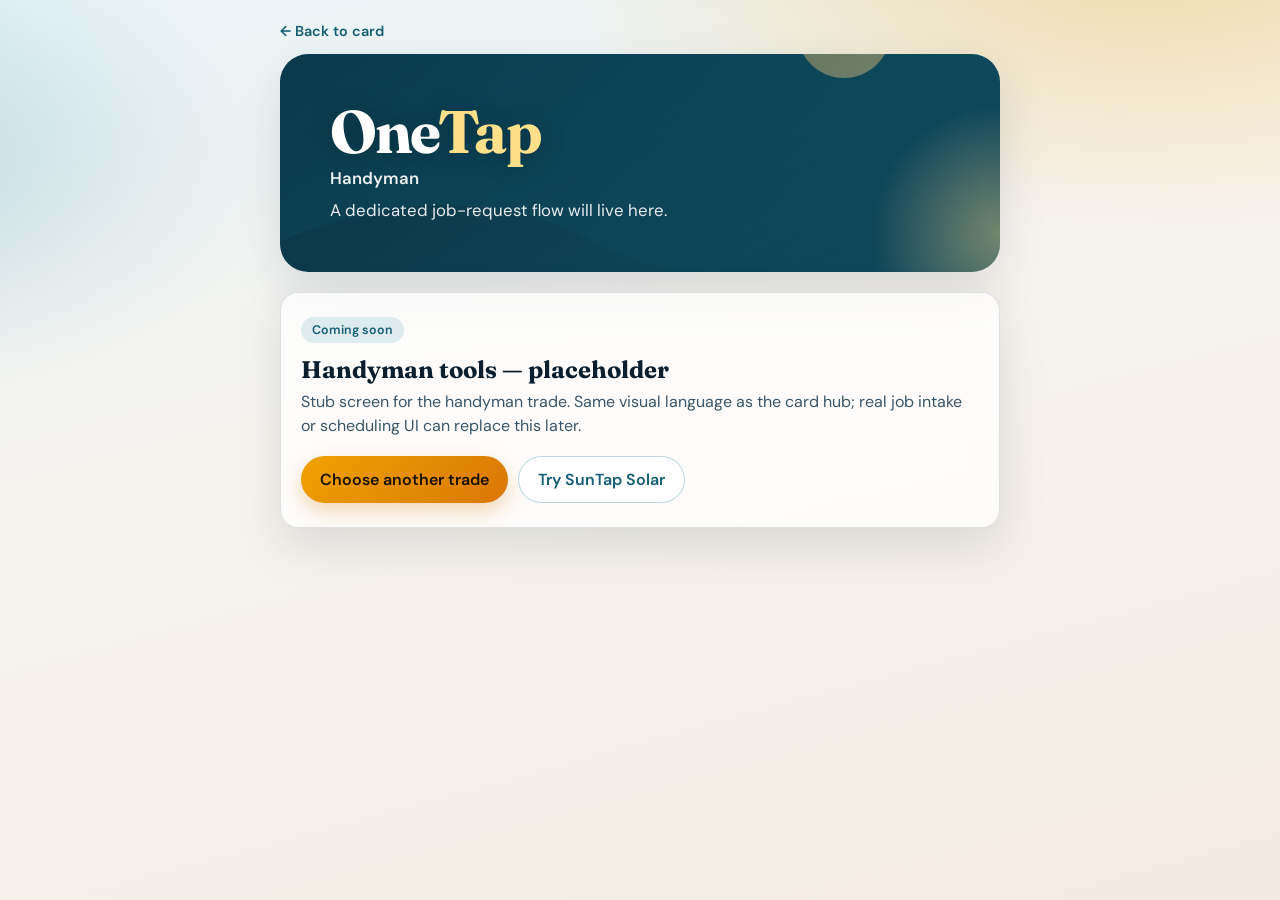
<file: trades/handyman.html>
<!DOCTYPE html>
<html lang="en">
<head>
  <meta charset="UTF-8" />
  <meta name="viewport" content="width=device-width, initial-scale=1" />
  <title>Handyman — OneTap</title>
  <link rel="preconnect" href="https://fonts.googleapis.com" />
  <link rel="preconnect" href="https://fonts.gstatic.com" crossorigin />
  <link href="https://fonts.googleapis.com/css2?family=DM+Sans:ital,opsz,wght@0,9..40,400;0,9..40,500;0,9..40,600;0,9..40,700;1,9..40,400&family=Fraunces:opsz,wght@9..144,500;9..144,600;9..144,700&display=swap" rel="stylesheet" />
  <link rel="stylesheet" href="../card.css" />
</head>
<body>
  <div class="wrap">
    <a class="back" href="../card.html">← Back to card</a>
    <header class="card-hero">
      <h1 class="brand">One<span>Tap</span></h1>
      <p class="person">Handyman</p>
      <p class="tagline">A dedicated job-request flow will live here.</p>
    </header>
    <div class="placeholder">
      <span class="badge">Coming soon</span>
      <h2>Handyman tools — placeholder</h2>
      <p>Stub screen for the handyman trade. Same visual language as the card hub; real job intake or scheduling UI can replace this later.</p>
      <div class="actions">
        <a class="btn btn-primary" href="../card.html">Choose another trade</a>
        <a class="btn btn-secondary" href="../index.html">Try SunTap Solar</a>
      </div>
    </div>
  </div>
</body>
</html>
</file>
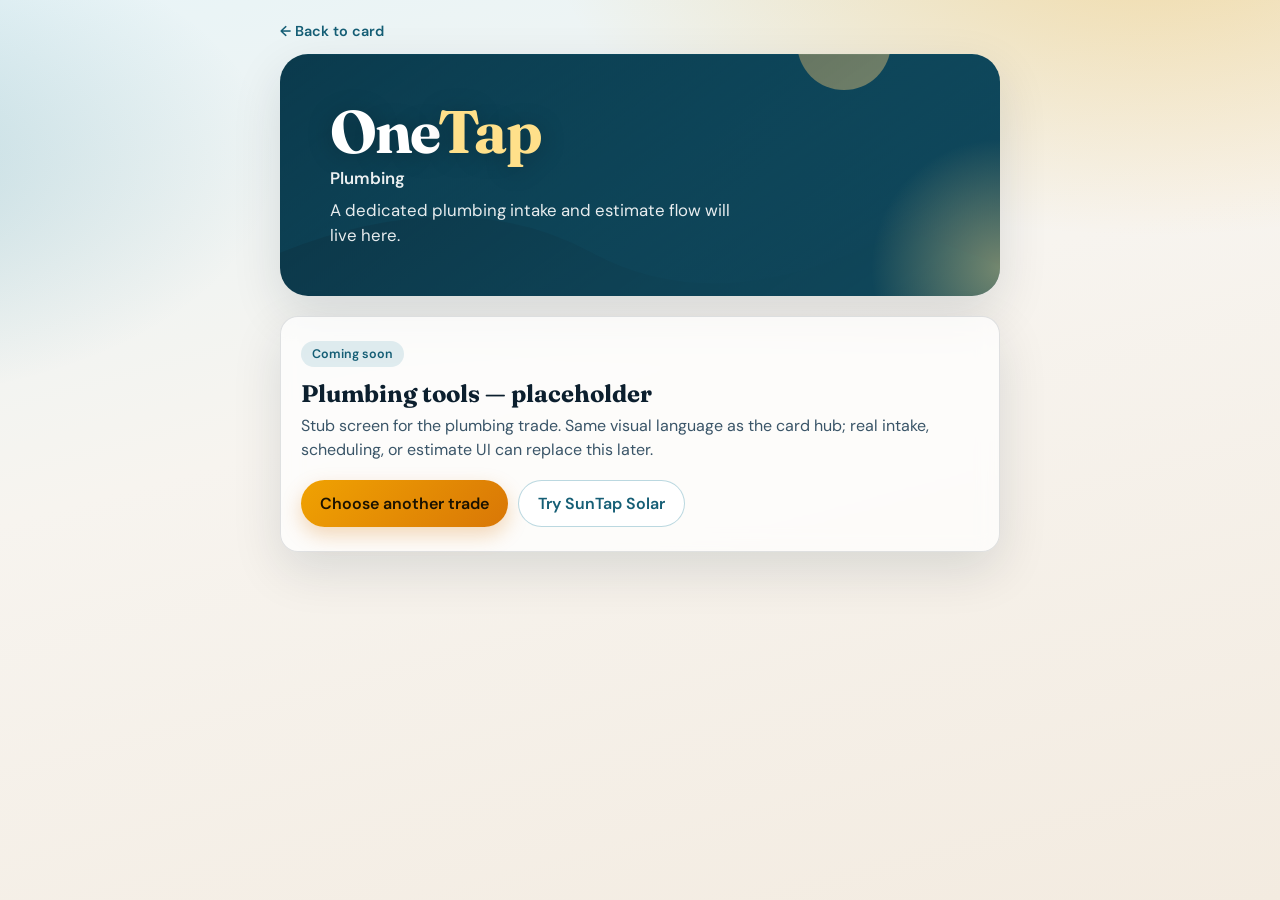
<file: trades/plumbing.html>
<!DOCTYPE html>
<html lang="en">
<head>
  <meta charset="UTF-8" />
  <meta name="viewport" content="width=device-width, initial-scale=1" />
  <title>Plumbing — OneTap</title>
  <link rel="preconnect" href="https://fonts.googleapis.com" />
  <link rel="preconnect" href="https://fonts.gstatic.com" crossorigin />
  <link href="https://fonts.googleapis.com/css2?family=DM+Sans:ital,opsz,wght@0,9..40,400;0,9..40,500;0,9..40,600;0,9..40,700;1,9..40,400&family=Fraunces:opsz,wght@9..144,500;9..144,600;9..144,700&display=swap" rel="stylesheet" />
  <link rel="stylesheet" href="../card.css" />
</head>
<body>
  <div class="wrap">
    <a class="back" href="../card.html">← Back to card</a>
    <header class="card-hero">
      <h1 class="brand">One<span>Tap</span></h1>
      <p class="person">Plumbing</p>
      <p class="tagline">A dedicated plumbing intake and estimate flow will live here.</p>
    </header>
    <div class="placeholder">
      <span class="badge">Coming soon</span>
      <h2>Plumbing tools — placeholder</h2>
      <p>Stub screen for the plumbing trade. Same visual language as the card hub; real intake, scheduling, or estimate UI can replace this later.</p>
      <div class="actions">
        <a class="btn btn-primary" href="../card.html">Choose another trade</a>
        <a class="btn btn-secondary" href="../index.html">Try SunTap Solar</a>
      </div>
    </div>
  </div>
</body>
</html>
</file>
<file: card.css>
:root {
  --ink: #0c1f2e;
  --ink-soft: #3a5568;
  --paper: #f7f4ef;
  --sun: #f0a202;
  --sun-deep: #d97706;
  --sky: #0e7490;
  --sky-deep: #155e75;
  --panel: rgba(255, 255, 255, 0.72);
  --line: rgba(12, 31, 46, 0.12);
  --shadow: 0 18px 50px rgba(12, 31, 46, 0.12);
  --radius: 18px;
  --font-display: "Fraunces", Georgia, serif;
  --font-body: "DM Sans", system-ui, sans-serif;
}

* { box-sizing: border-box; }

html { scroll-behavior: smooth; }

body {
  margin: 0;
  min-height: 100vh;
  font-family: var(--font-body);
  color: var(--ink);
  background:
    radial-gradient(1100px 560px at 90% -8%, rgba(240, 162, 2, 0.32), transparent 55%),
    radial-gradient(860px 480px at -12% 18%, rgba(14, 116, 144, 0.2), transparent 50%),
    linear-gradient(165deg, #e8f4f7 0%, var(--paper) 42%, #f3ebe0 100%);
}

.wrap {
  width: min(720px, calc(100% - 2rem));
  margin: 0 auto;
  padding: 1.25rem 0 3rem;
}

.back {
  display: inline-flex;
  align-items: center;
  gap: 0.35rem;
  margin: 0 0 0.85rem;
  font-size: 0.9rem;
  font-weight: 600;
  color: var(--sky-deep);
  text-decoration: none;
}

.back:hover { text-decoration: underline; text-underline-offset: 3px; }

.card-hero {
  position: relative;
  overflow: hidden;
  border-radius: 28px;
  padding: clamp(1.85rem, 5vw, 3.1rem);
  color: #fff;
  background:
    linear-gradient(145deg, rgba(12, 31, 46, 0.72), rgba(21, 94, 117, 0.5)),
    url("data:image/svg+xml,%3Csvg xmlns='http://www.w3.org/2000/svg' viewBox='0 0 1200 700' preserveAspectRatio='xMidYMid slice'%3E%3Cdefs%3E%3ClinearGradient id='sky' x1='0' y1='0' x2='1' y2='1'%3E%3Cstop stop-color='%23078ba8'/%3E%3Cstop offset='1' stop-color='%230c1f2e'/%3E%3C/linearGradient%3E%3C/defs%3E%3Crect width='1200' height='700' fill='url(%23sky)'/%3E%3Ccircle cx='940' cy='130' r='78' fill='%23ffe08a' opacity='0.95'/%3E%3Cpath d='M0 480 Q300 360 520 480 T1040 440 L1200 500 L1200 700 L0 700 Z' fill='%230b3b4a' opacity='0.45'/%3E%3C/svg%3E");
  background-size: cover;
  background-position: center;
  box-shadow: var(--shadow);
  animation: rise 0.7s ease-out both;
}

.card-hero::after {
  content: "";
  position: absolute;
  inset: auto -18% -42% auto;
  width: 260px;
  height: 260px;
  border-radius: 50%;
  background: radial-gradient(circle, rgba(255, 224, 138, 0.42), transparent 70%);
  animation: pulse 4s ease-in-out infinite;
  pointer-events: none;
}

.brand {
  font-family: var(--font-display);
  font-size: clamp(2.5rem, 8vw, 3.75rem);
  font-weight: 700;
  letter-spacing: -0.03em;
  margin: 0 0 0.45rem;
  line-height: 0.95;
  text-shadow: 0 2px 24px rgba(0, 0, 0, 0.25);
}

.brand span { color: #ffe08a; }

.person {
  margin: 0 0 0.55rem;
  font-size: 1.05rem;
  font-weight: 600;
  color: rgba(255, 255, 255, 0.92);
}

.tagline {
  margin: 0;
  max-width: 26rem;
  font-size: 1.05rem;
  line-height: 1.45;
  color: rgba(255, 255, 255, 0.9);
}

.section {
  margin-top: 1.35rem;
  animation: rise 0.75s ease-out 0.1s both;
}

.section h2 {
  margin: 0 0 0.35rem;
  font-family: var(--font-display);
  font-size: 1.45rem;
  font-weight: 600;
}

.section .hint {
  margin: 0 0 1rem;
  color: var(--ink-soft);
  font-size: 0.95rem;
  line-height: 1.45;
}

.trades {
  list-style: none;
  margin: 0;
  padding: 0;
  display: grid;
  gap: 0.65rem;
}

.trade {
  display: flex;
  align-items: center;
  justify-content: space-between;
  gap: 1rem;
  padding: 1rem 1.15rem;
  text-decoration: none;
  color: var(--ink);
  background: var(--panel);
  backdrop-filter: blur(10px);
  border: 1px solid var(--line);
  border-radius: var(--radius);
  box-shadow: 0 8px 24px rgba(12, 31, 46, 0.06);
  transition: transform 0.15s ease, border-color 0.15s, box-shadow 0.15s;
}

.trade:hover {
  transform: translateY(-2px);
  border-color: rgba(14, 116, 144, 0.35);
  box-shadow: 0 12px 28px rgba(12, 31, 46, 0.1);
}

.trade:active { transform: translateY(0); }

.trade-copy strong {
  display: block;
  font-size: 1.05rem;
  font-weight: 700;
  margin-bottom: 0.15rem;
}

.trade-copy span {
  display: block;
  font-size: 0.88rem;
  color: var(--ink-soft);
  line-height: 1.35;
}

.trade-go {
  flex-shrink: 0;
  font-size: 0.85rem;
  font-weight: 700;
  color: var(--sky-deep);
}

.trade.live {
  background: linear-gradient(135deg, rgba(240, 162, 2, 0.16), rgba(255, 255, 255, 0.85));
  border-color: rgba(217, 119, 6, 0.28);
}

.trade.live .trade-go { color: #92400e; }

.placeholder {
  margin-top: 1.25rem;
  padding: 1.5rem 1.25rem;
  background: var(--panel);
  backdrop-filter: blur(10px);
  border: 1px solid var(--line);
  border-radius: var(--radius);
  box-shadow: var(--shadow);
  animation: rise 0.75s ease-out 0.08s both;
}

.placeholder h2 {
  margin: 0 0 0.4rem;
  font-family: var(--font-display);
  font-size: 1.5rem;
}

.placeholder p {
  margin: 0 0 1.1rem;
  color: var(--ink-soft);
  line-height: 1.5;
}

.badge {
  display: inline-block;
  margin-bottom: 0.75rem;
  padding: 0.3rem 0.7rem;
  border-radius: 999px;
  font-size: 0.78rem;
  font-weight: 600;
  background: rgba(14, 116, 144, 0.12);
  color: var(--sky-deep);
}

.btn {
  appearance: none;
  display: inline-flex;
  align-items: center;
  justify-content: center;
  border: none;
  cursor: pointer;
  font: inherit;
  font-weight: 600;
  border-radius: 999px;
  padding: 0.75rem 1.2rem;
  text-decoration: none;
  transition: transform 0.12s ease, filter 0.15s;
}

.btn:active { transform: translateY(1px); }

.btn-primary {
  background: linear-gradient(135deg, var(--sun), var(--sun-deep));
  color: #1a1200;
  box-shadow: 0 8px 20px rgba(217, 119, 6, 0.28);
}

.btn-primary:hover { filter: brightness(1.05); }

.btn-secondary {
  background: #fff;
  color: var(--sky-deep);
  border: 1px solid rgba(14, 116, 144, 0.28);
}

.actions {
  display: flex;
  flex-wrap: wrap;
  gap: 0.6rem;
}

footer.note {
  margin-top: 2rem;
  font-size: 0.85rem;
  color: var(--ink-soft);
  line-height: 1.45;
}

@keyframes rise {
  from { opacity: 0; transform: translateY(12px); }
  to { opacity: 1; transform: translateY(0); }
}

@keyframes pulse {
  0%, 100% { transform: scale(1); opacity: 0.7; }
  50% { transform: scale(1.08); opacity: 1; }
}

@media (prefers-reduced-motion: reduce) {
  *, *::before, *::after {
    animation-duration: 0.01ms !important;
    animation-iteration-count: 1 !important;
    transition-duration: 0.01ms !important;
  }
}
</file>
